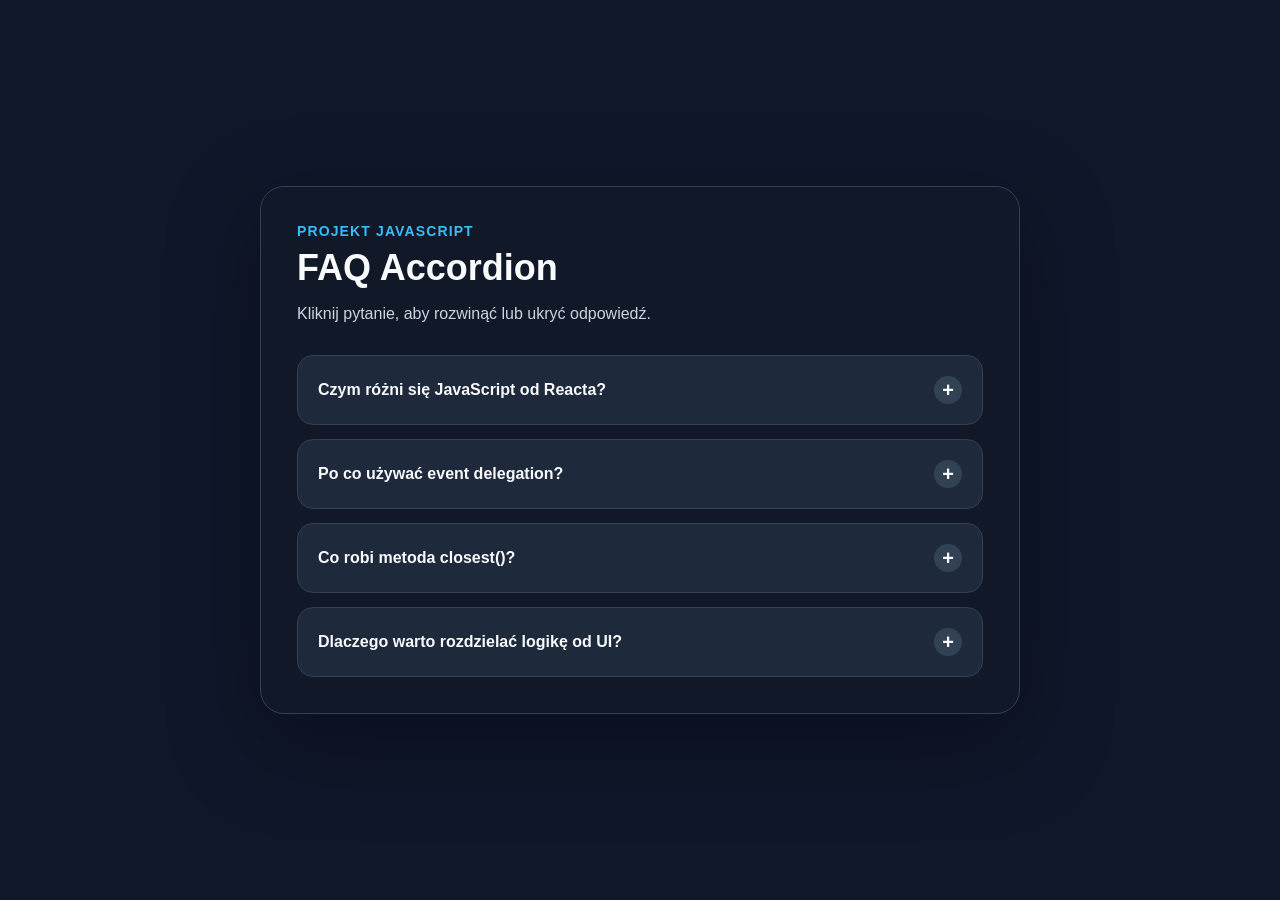
<file: faq-accordion/index.html>
<!DOCTYPE html>
<html lang="pl">

<head>
  <meta charset="UTF-8" />
  <meta name="viewport" content="width=device-width, initial-scale=1.0" />
  <title>FAQ Accordion</title>
  <link rel="stylesheet" href="./style.css" />
  <script src="./main.js" defer></script>
</head>

<body>
  <main class="app">
    <section class="faq-card">
      <p class="eyebrow">Projekt JavaScript</p>
      <h1>FAQ Accordion</h1>
      <p class="description">
        Kliknij pytanie, aby rozwinąć lub ukryć odpowiedź.
      </p>

      <div class="faq-list" id="faq-list">
        <article class="faq-item">
          <button class="faq-question" type="button">
            <span>Czym różni się JavaScript od Reacta?</span>
            <span class="faq-icon">+</span>
          </button>

          <div class="faq-answer">
            <p>
              JavaScript to język programowania, a React to biblioteka
              zbudowana na JavaScript. W tym projekcie ćwiczysz czystą
              manipulację DOM bez Reacta.
            </p>
          </div>
        </article>

        <article class="faq-item">
          <button class="faq-question" type="button">
            <span>Po co używać event delegation?</span>
            <span class="faq-icon">+</span>
          </button>

          <div class="faq-answer">
            <p>
              Event delegation pozwala obsłużyć wiele elementów jednym
              listenerem na rodzicu. To przydatne, gdy elementy są dynamiczne
              albo jest ich dużo.
            </p>
          </div>
        </article>

        <article class="faq-item">
          <button class="faq-question" type="button">
            <span>Co robi metoda closest()?</span>
            <span class="faq-icon">+</span>
          </button>

          <div class="faq-answer">
            <p>
              closest() szuka najbliższego rodzica, który pasuje do podanego
              selektora. Może też zwrócić sam kliknięty element, jeśli pasuje
              do selektora.
            </p>
          </div>
        </article>

        <article class="faq-item">
          <button class="faq-question" type="button">
            <span>Dlaczego warto rozdzielać logikę od UI?</span>
            <span class="faq-icon">+</span>
          </button>

          <div class="faq-answer">
            <p>
              Dzięki temu kod jest łatwiejszy do czytania, testowania i
              poprawiania. Najpierw określasz stan, a potem aktualizujesz
              wygląd strony.
            </p>
          </div>
        </article>
      </div>
    </section>
  </main>
</body>

</html>
</file>
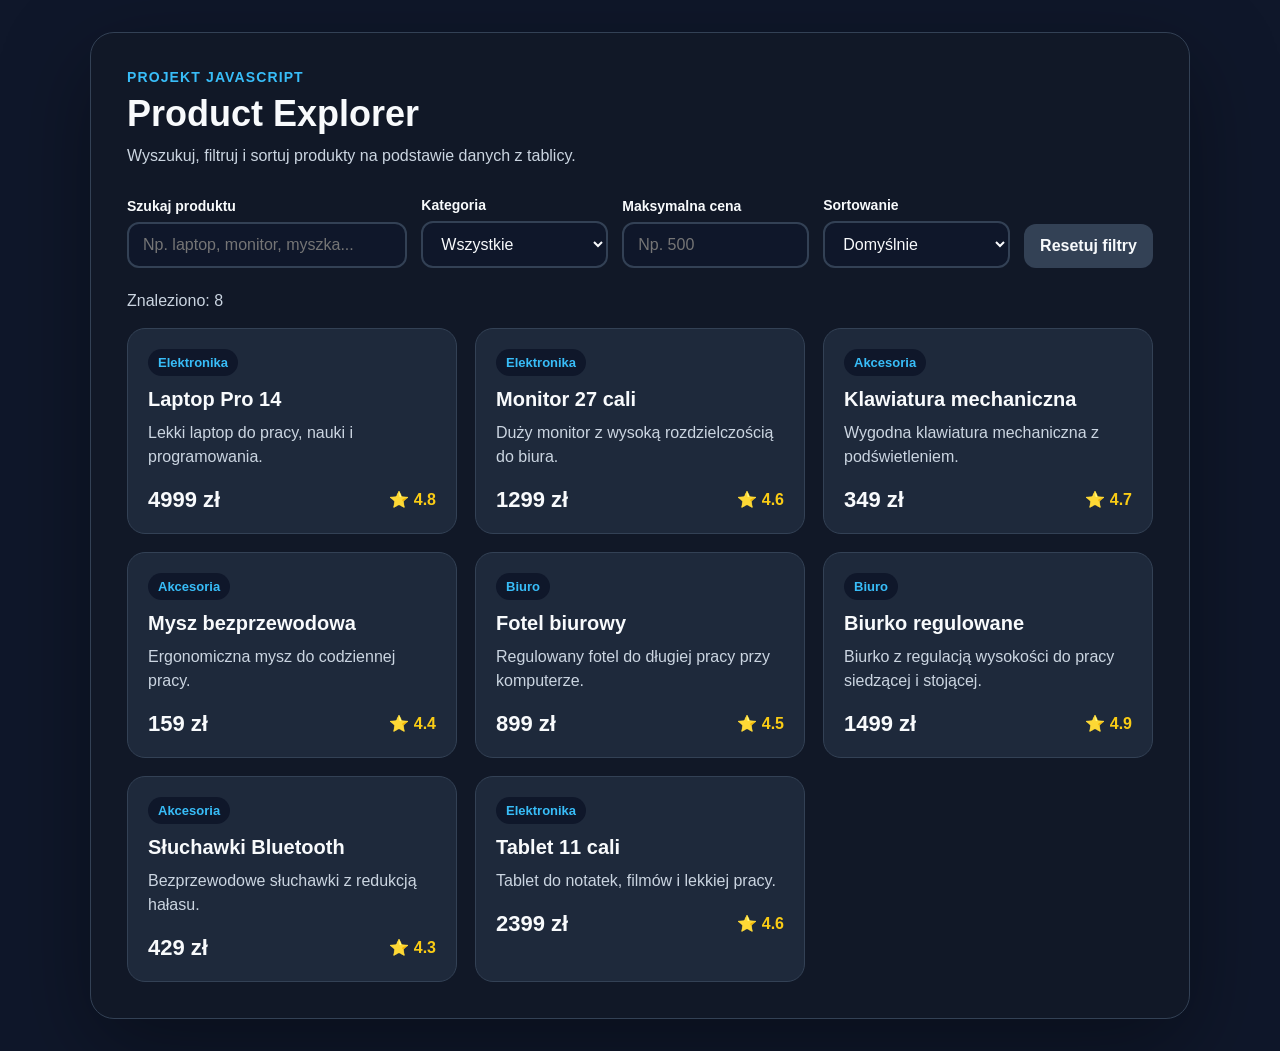
<file: filtrable-product-cards/index.html>
<!DOCTYPE html>
<html lang="pl">

<head>
  <meta charset="UTF-8" />
  <meta name="viewport" content="width=device-width, initial-scale=1.0" />
  <title>Filterable Product Cards</title>
  <link rel="stylesheet" href="style.css" />
  <script src="products.js" type="module" defer></script>
  <script src="script.js" type="module" defer></script>
</head>

<body>
  <main class="app">
    <section class="products-card">
      <p class="eyebrow">Projekt JavaScript</p>
      <h1>Product Explorer</h1>
      <p class="description">
        Wyszukuj, filtruj i sortuj produkty na podstawie danych z tablicy.
      </p>

      <form class="filters" id="filters-form">
        <div class="field">
          <label for="search-input">Szukaj produktu</label>
          <input id="search-input" type="text" placeholder="Np. laptop, monitor, myszka..." autocomplete="off" />
        </div>

        <div class="field">
          <label for="category-select">Kategoria</label>
          <select id="category-select">
            <option value="all">Wszystkie</option>
            <option value="electronics">Elektronika</option>
            <option value="accessories">Akcesoria</option>
            <option value="office">Biuro</option>
          </select>
        </div>

        <div class="field">
          <label for="max-price-input">Maksymalna cena</label>
          <input id="max-price-input" type="number" min="0" placeholder="Np. 500" />
        </div>

        <div class="field">
          <label for="sort-select">Sortowanie</label>
          <select id="sort-select">
            <option value="default">Domyślnie</option>
            <option value="price-asc">Cena rosnąco</option>
            <option value="price-desc">Cena malejąco</option>
          </select>
        </div>

        <button class="reset-btn" id="reset-btn" type="button">
          Resetuj filtry
        </button>
      </form>

      <div class="results-bar">
        <p>
          Znaleziono:
          <span id="results-count">0</span>
        </p>
      </div>

      <p class="empty-state" id="empty-state">
        Brak produktów pasujących do filtrów.
      </p>

      <section class="products-grid" id="products-grid"></section>
    </section>
  </main>
</body>

</html>
</file>
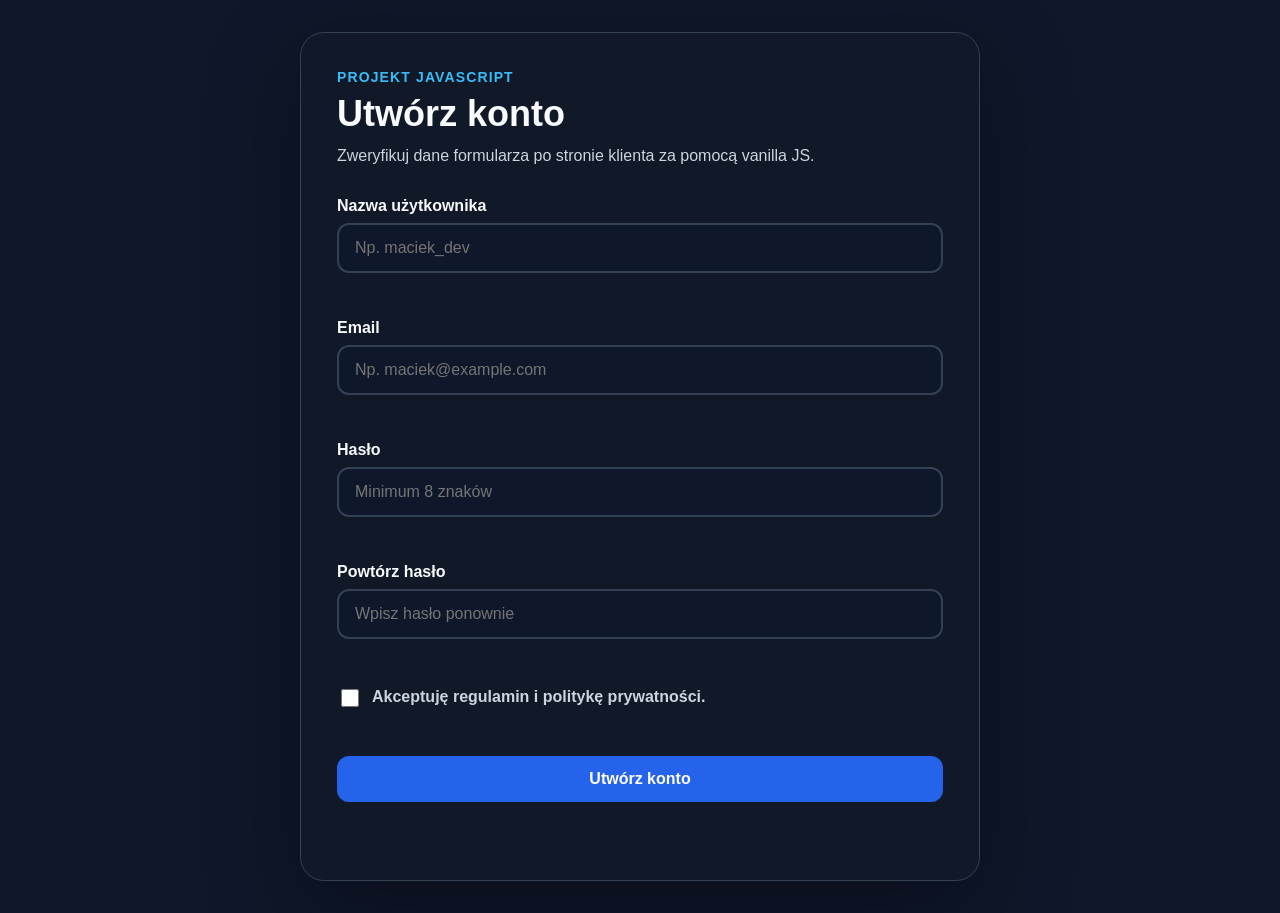
<file: form-validator/index.html>
<!DOCTYPE html>
<html lang="pl">

<head>
  <meta charset="UTF-8" />
  <meta name="viewport" content="width=device-width, initial-scale=1.0" />
  <title>Form Validator</title>
  <link rel="stylesheet" href="style.css" />
  <script src="script.js" defer></script>
</head>

<body>
  <main class="app">
    <section class="form-card">
      <p class="eyebrow">Projekt JavaScript</p>

      <h1>Utwórz konto</h1>

      <p class="description">
        Zweryfikuj dane formularza po stronie klienta za pomocą vanilla JS.
      </p>

      <form class="signup-form" id="signup-form" novalidate>
        <div class="field" data-field="username">
          <label for="username">Nazwa użytkownika</label>

          <input id="username" name="username" type="text" placeholder="Np. maciek_dev" autocomplete="username" />

          <p class="field-error" id="username-error"></p>
        </div>

        <div class="field" data-field="email">
          <label for="email">Email</label>

          <input id="email" name="email" type="email" placeholder="Np. maciek@example.com" autocomplete="email" />

          <p class="field-error" id="email-error"></p>
        </div>

        <div class="field" data-field="password">
          <label for="password">Hasło</label>

          <input id="password" name="password" type="password" placeholder="Minimum 8 znaków"
            autocomplete="new-password" />

          <p class="field-error" id="password-error"></p>
        </div>

        <div class="field" data-field="confirm-password">
          <label for="confirm-password">Powtórz hasło</label>

          <input id="confirm-password" name="confirmPassword" type="password" placeholder="Wpisz hasło ponownie"
            autocomplete="new-password" />

          <p class="field-error" id="confirm-password-error"></p>
        </div>

        <div class="terms-field">
          <label class="checkbox-label">
            <input id="terms" name="terms" type="checkbox" />
            <span>Akceptuję regulamin i politykę prywatności.</span>
          </label>

          <p class="field-error" id="terms-error"></p>
        </div>

        <button class="submit-btn" type="submit">
          Utwórz konto
        </button>

        <p class="success-message" id="success-message"></p>
      </form>
    </section>
  </main>
</body>

</html>
</file>
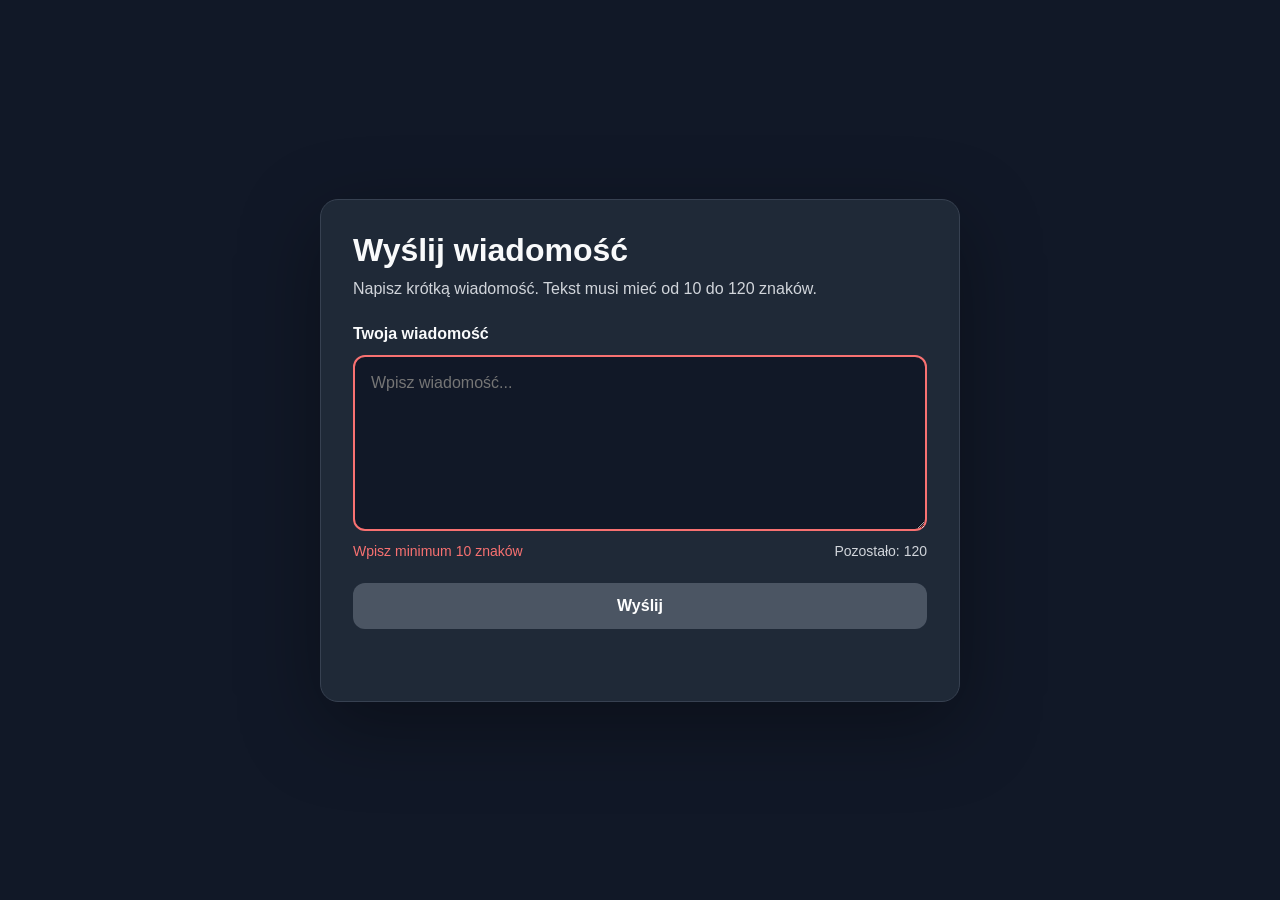
<file: live-character-counter/index.html>
<!DOCTYPE html>
<html lang="pl">

<head>
  <meta charset="UTF-8" />
  <meta name="viewport" content="width=device-width, initial-scale=1.0" />
  <title>Character Counter</title>
  <link rel="stylesheet" href="styles.css" />
  <script src="main.js" defer></script>
</head>

<body>
  <main class="app">
    <section class="card">
      <h1>Wyślij wiadomość</h1>
      <p class="description">
        Napisz krótką wiadomość. Tekst musi mieć od 10 do 120 znaków.
      </p>

      <form class="message-form" id="message-form">
        <label for="message">Twoja wiadomość</label>

        <textarea id="message" class="message-input" placeholder="Wpisz wiadomość..." rows="6"></textarea>

        <div class="meta">
          <p class="feedback" id="feedback">Wpisz minimum 10 znaków.</p>
          <p class="counter">
            Pozostało:
            <span id="characters-left">120</span>
          </p>
        </div>

        <button class="submit-btn" id="submit-btn" type="submit" disabled>
          Wyślij
        </button>

        <p class="success-message" id="success-message"></p>
      </form>
    </section>
  </main>
</body>

</html>
</file>
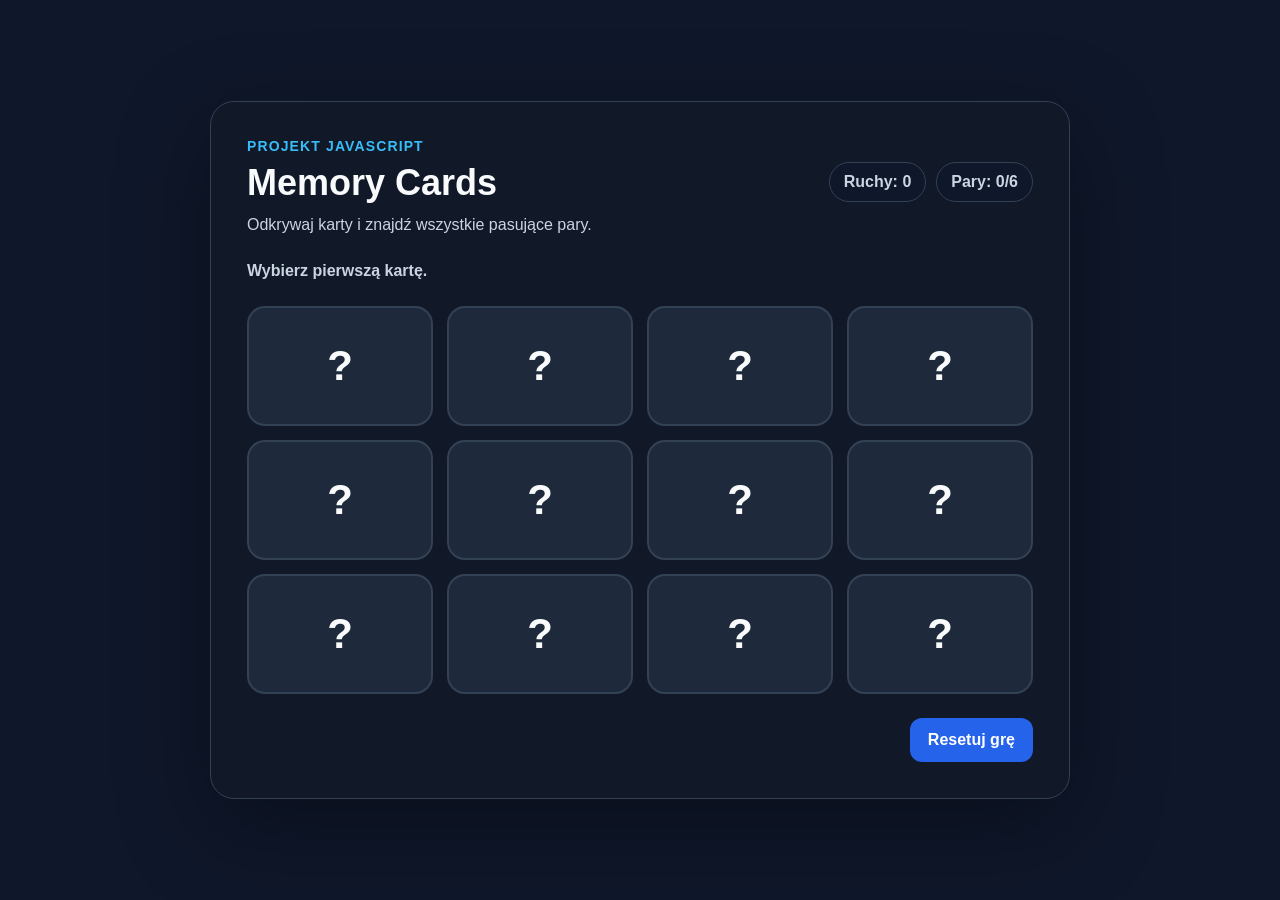
<file: memory-card-game/index.html>
<!DOCTYPE html>
<html lang="pl">

<head>
  <meta charset="UTF-8" />
  <meta name="viewport" content="width=device-width, initial-scale=1.0" />
  <title>Memory Cards Game</title>
  <link rel="stylesheet" href="style.css" />
  <script src="script.js" defer></script>
</head>

<body>
  <main class="app">
    <section class="game-card">
      <p class="eyebrow">Projekt JavaScript</p>

      <div class="game-header">
        <div>
          <h1>Memory Cards</h1>
          <p class="description">
            Odkrywaj karty i znajdź wszystkie pasujące pary.
          </p>
        </div>

        <div class="stats">
          <p>Ruchy: <span id="moves-count">0</span></p>
          <p>Pary: <span id="pairs-count">0</span>/6</p>
        </div>
      </div>

      <p class="status-message" id="status-message">
        Wybierz pierwszą kartę.
      </p>

      <section class="memory-grid" id="memory-grid"></section>

      <div class="actions">
        <button class="reset-btn" id="reset-btn" type="button">
          Resetuj grę
        </button>
      </div>
    </section>
  </main>
</body>

</html>
</file>
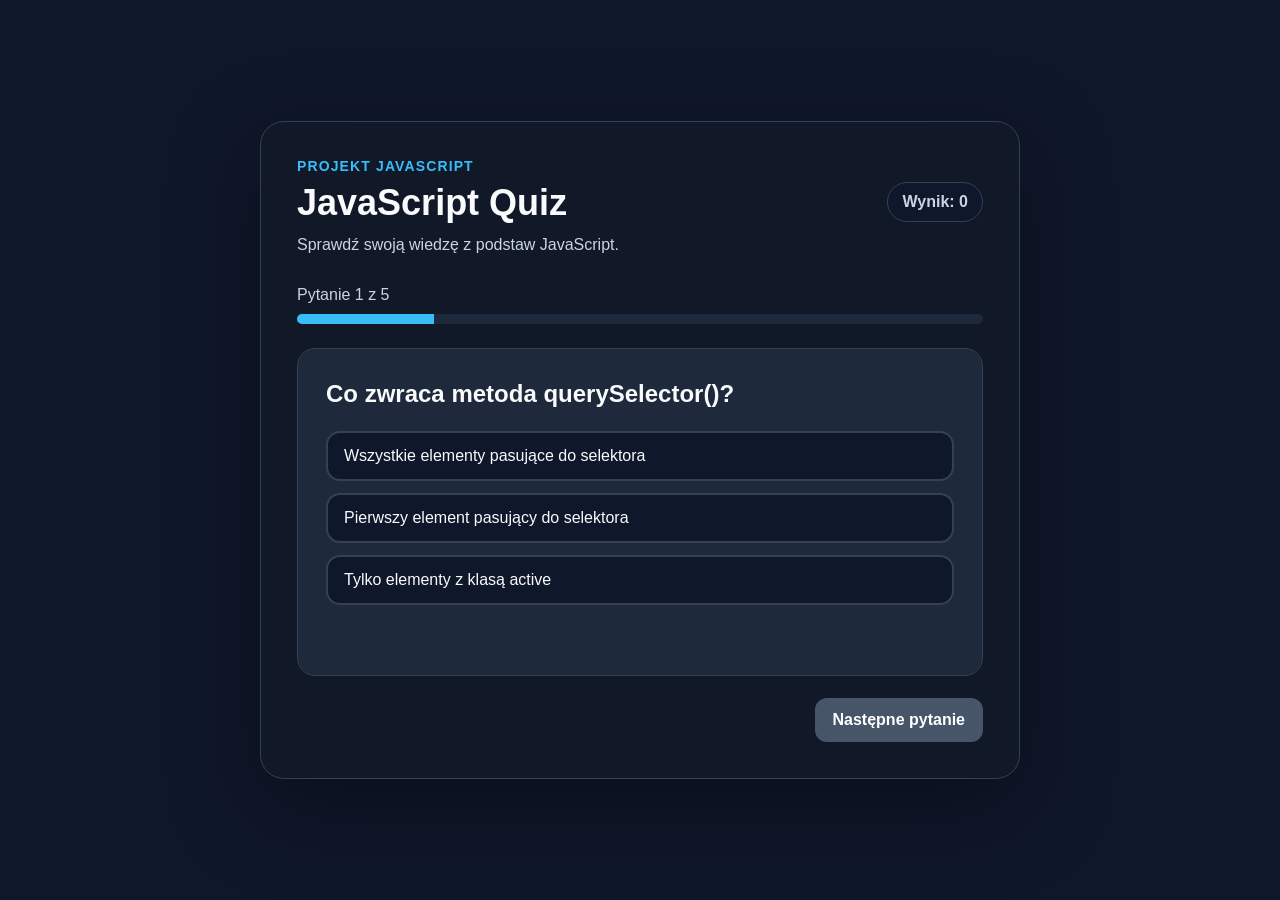
<file: quiz/index.html>
<!DOCTYPE html>
<html lang="pl">

<head>
  <meta charset="UTF-8" />
  <meta name="viewport" content="width=device-width, initial-scale=1.0" />
  <title>Quiz App</title>
  <link rel="stylesheet" href="style.css" />
  <script src="questions.js" type="module" defer></script>
  <script src="script.js" type="module" defer></script>
</head>

<body>
  <main class="app">
    <section class="quiz-card">
      <p class="eyebrow">Projekt JavaScript</p>

      <div class="quiz-header">
        <div>
          <h1>JavaScript Quiz</h1>
          <p class="description">
            Sprawdź swoją wiedzę z podstaw JavaScript.
          </p>
        </div>

        <p class="score">
          Wynik:
          <span id="score">0</span>
        </p>
      </div>

      <div class="progress">
        <p id="question-counter">Pytanie 1 z 5</p>
        <div class="progress-track">
          <div class="progress-bar" id="progress-bar"></div>
        </div>
      </div>

      <section class="question-box" id="question-box">
        <h2 id="question-title"></h2>

        <div class="answers-list" id="answers-list"></div>

        <p class="feedback" id="feedback"></p>
      </section>

      <div class="actions">
        <button class="next-btn" id="next-btn" type="button" disabled>
          Następne pytanie
        </button>
      </div>

      <section class="result-box hidden" id="result-box">
        <h2>Quiz zakończony</h2>
        <p id="result-message"></p>

        <button class="restart-btn" id="restart-btn" type="button">
          Zacznij od nowa
        </button>
      </section>
    </section>
  </main>
</body>

</html>
</file>
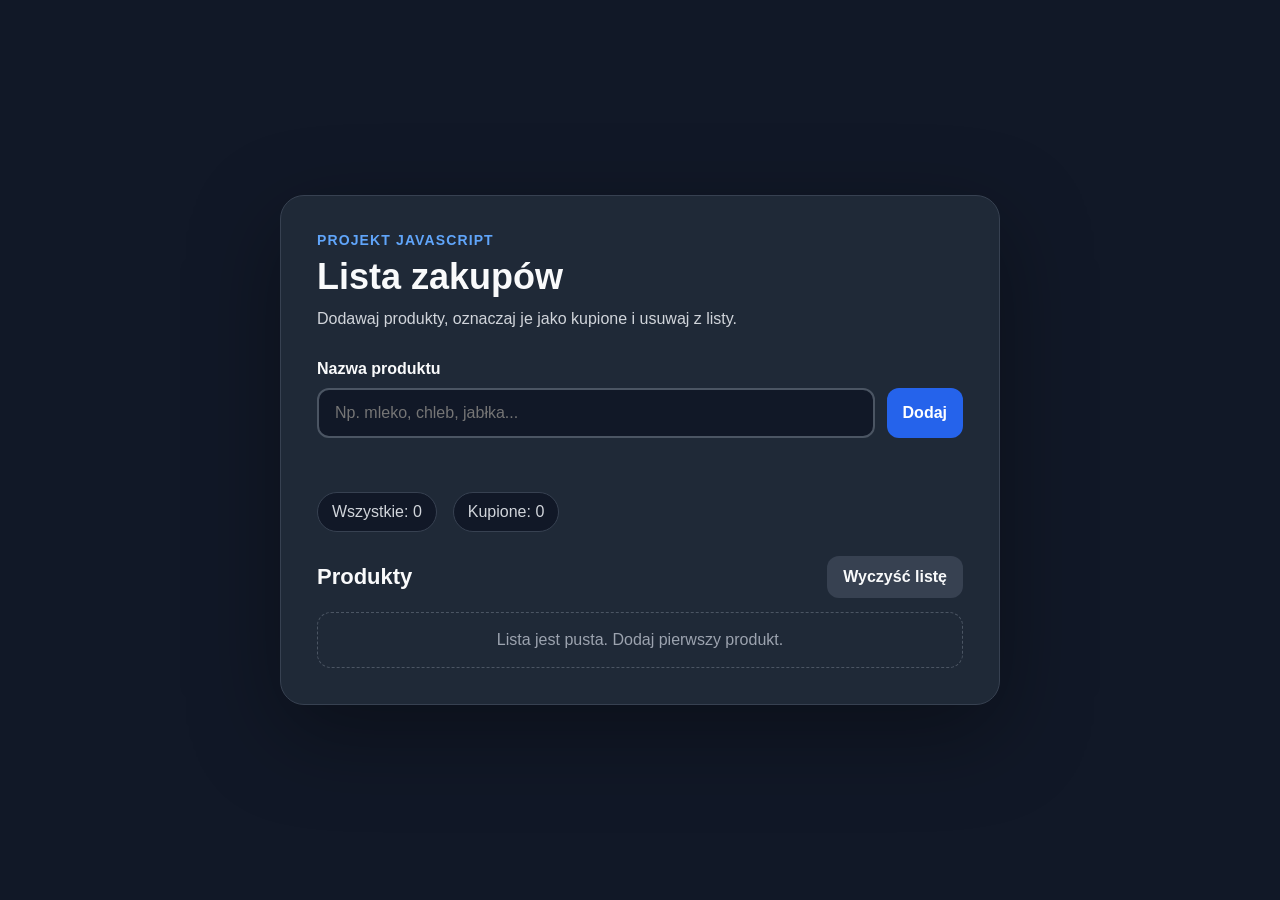
<file: shopping-list/index.html>
<!DOCTYPE html>
<html lang="pl">

<head>
  <meta charset="UTF-8" />
  <meta name="viewport" content="width=device-width, initial-scale=1.0" />
  <title>Shopping List</title>
  <link rel="stylesheet" href="style.css" />
  <script src="main.js" defer></script>
</head>

<body>
  <main class="app">
    <section class="shopping-card">
      <p class="eyebrow">Projekt JavaScript</p>
      <h1>Lista zakupów</h1>
      <p class="description">
        Dodawaj produkty, oznaczaj je jako kupione i usuwaj z listy.
      </p>

      <form class="shopping-form" id="shopping-form">
        <label for="item-input">Nazwa produktu</label>

        <div class="form-row">
          <input id="item-input" class="item-input" type="text" placeholder="Np. mleko, chleb, jabłka..."
            autocomplete="off" />

          <button class="add-btn" type="submit">
            Dodaj
          </button>
        </div>

        <p class="form-error" id="form-error"></p>
      </form>

      <div class="stats">
        <p>Wszystkie: <span id="total-count">0</span></p>
        <p>Kupione: <span id="completed-count">0</span></p>
      </div>

      <div class="list-header">
        <h2>Produkty</h2>
        <button class="clear-btn" id="clear-btn" type="button">
          Wyczyść listę
        </button>
      </div>

      <p class="empty-state" id="empty-state">
        Lista jest pusta. Dodaj pierwszy produkt.
      </p>

      <ul class="shopping-list" id="shopping-list"></ul>
    </section>
  </main>
</body>

</html>
</file>
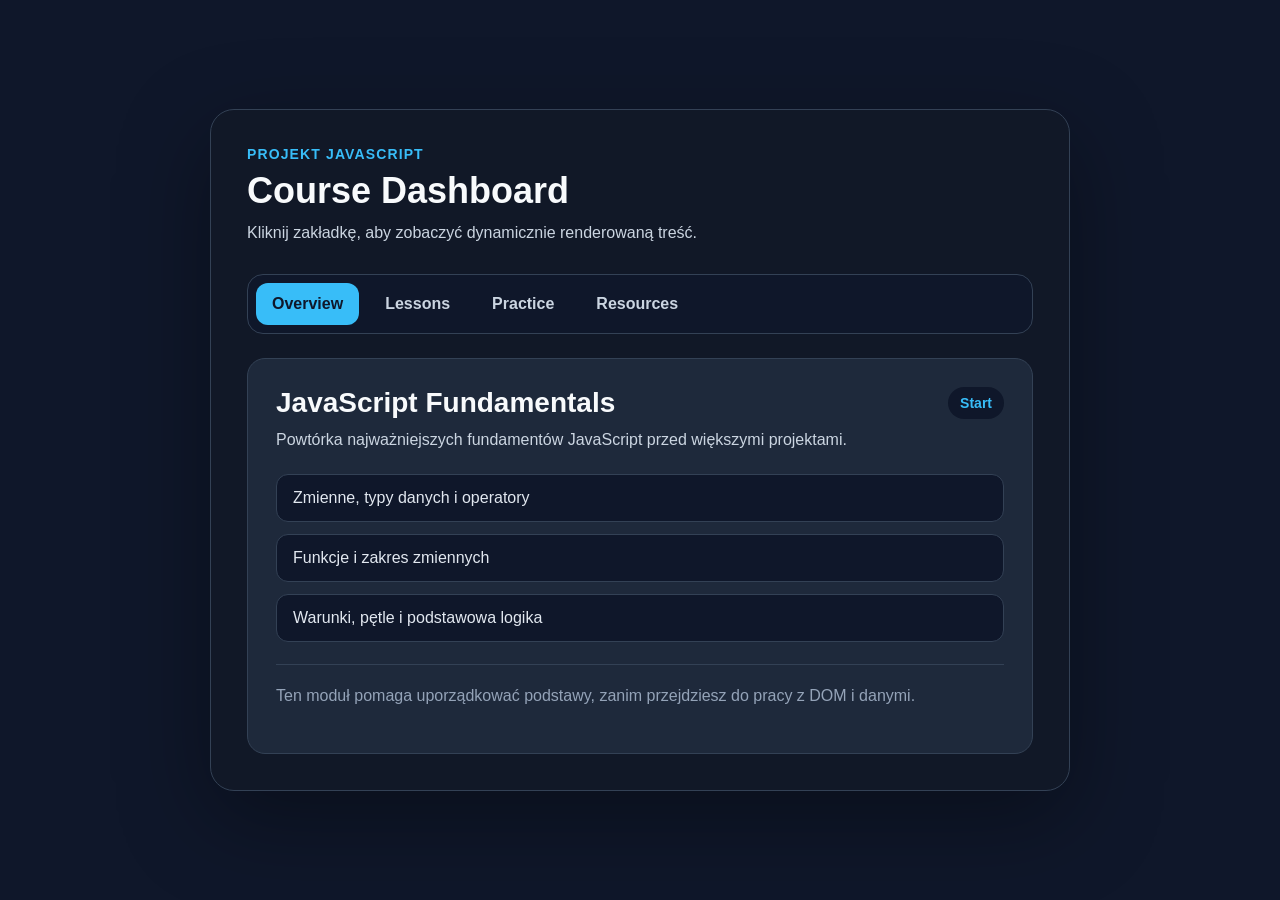
<file: tabs-dynamic-content/index.html>
<!DOCTYPE html>
<html lang="pl">

<head>
  <meta charset="UTF-8" />
  <meta name="viewport" content="width=device-width, initial-scale=1.0" />
  <title>Tabs Dynamic Content</title>
  <link rel="stylesheet" href="style.css" />
  <script src="tabs.js" type="module" defer></script>
  <script src="script.js" type="module" defer></script>
</head>

<body>
  <main class="app">
    <section class="tabs-card">
      <p class="eyebrow">Projekt JavaScript</p>
      <h1>Course Dashboard</h1>
      <p class="description">
        Kliknij zakładkę, aby zobaczyć dynamicznie renderowaną treść.
      </p>

      <div class="tabs" id="tabs">
        <button class="tab-btn active" type="button" data-tab="overview">
          Overview
        </button>

        <button class="tab-btn" type="button" data-tab="lessons">
          Lessons
        </button>

        <button class="tab-btn" type="button" data-tab="practice">
          Practice
        </button>

        <button class="tab-btn" type="button" data-tab="resources">
          Resources
        </button>
      </div>

      <section class="tab-panel" id="tab-panel"></section>
    </section>
  </main>
</body>

</html>
</file>
<file: faq-accordion/style.css>
* {
  box-sizing: border-box;
}

body {
  margin: 0;
  min-height: 100vh;
  font-family: Arial, sans-serif;
  background: #0f172a;
  color: #f8fafc;
  display: grid;
  place-items: center;
}

.app {
  width: min(100% - 32px, 760px);
}

.faq-card {
  background: #111827;
  border: 1px solid #334155;
  border-radius: 24px;
  padding: 36px;
  box-shadow: 0 28px 90px rgba(0, 0, 0, 0.35);
}

.eyebrow {
  margin: 0 0 8px;
  color: #38bdf8;
  font-size: 14px;
  font-weight: 700;
  text-transform: uppercase;
  letter-spacing: 0.08em;
}

h1 {
  margin: 0;
  font-size: 36px;
}

.description {
  margin: 12px 0 28px;
  color: #cbd5e1;
  line-height: 1.6;
}

.faq-list {
  display: grid;
  gap: 14px;
}

.faq-item {
  border: 1px solid #334155;
  border-radius: 16px;
  overflow: hidden;
  background: #1e293b;
}

.faq-question {
  width: 100%;
  border: 0;
  padding: 20px;
  background: transparent;
  color: #f8fafc;
  font: inherit;
  font-weight: 700;
  text-align: left;
  cursor: pointer;
  display: flex;
  justify-content: space-between;
  gap: 20px;
  align-items: center;
}

.faq-question:hover {
  background: rgba(148, 163, 184, 0.08);
}

.faq-icon {
  width: 28px;
  height: 28px;
  border-radius: 999px;
  background: #334155;
  color: #f8fafc;
  display: grid;
  place-items: center;
  flex-shrink: 0;
  font-size: 20px;
  line-height: 1;
}

.faq-answer {
  display: none;
  padding: 0 20px 20px;
  color: #cbd5e1;
  line-height: 1.6;
}

.faq-answer p {
  margin: 0;
}

.faq-item.open {
  border-color: #38bdf8;
}

.faq-item.open .faq-answer {
  display: block;
}

.faq-item.open .faq-icon {
  background: #38bdf8;
  color: #0f172a;
}
</file>
<file: filtrable-product-cards/style.css>
* {
  box-sizing: border-box;
}

body {
  margin: 0;
  min-height: 100vh;
  font-family: Arial, sans-serif;
  background: #0f172a;
  color: #f8fafc;
  display: grid;
  place-items: center;
}

.app {
  width: min(100% - 32px, 1100px);
  padding-block: 32px;
}

.products-card {
  background: #111827;
  border: 1px solid #334155;
  border-radius: 24px;
  padding: 36px;
  box-shadow: 0 28px 90px rgba(0, 0, 0, 0.35);
}

.eyebrow {
  margin: 0 0 8px;
  color: #38bdf8;
  font-size: 14px;
  font-weight: 700;
  text-transform: uppercase;
  letter-spacing: 0.08em;
}

h1,
p {
  margin-top: 0;
}

h1 {
  margin-bottom: 8px;
  font-size: 36px;
}

.description {
  margin-bottom: 28px;
  color: #cbd5e1;
  line-height: 1.6;
}

.filters {
  display: grid;
  grid-template-columns: 1.5fr 1fr 1fr 1fr auto;
  gap: 14px;
  align-items: end;
  margin-bottom: 24px;
}

.field {
  display: grid;
  gap: 8px;
}

label {
  font-weight: 700;
  font-size: 14px;
}

input,
select {
  width: 100%;
  border: 2px solid #334155;
  border-radius: 12px;
  padding: 12px 14px;
  background: #0f172a;
  color: #f8fafc;
  font: inherit;
  outline: none;
}

input:focus,
select:focus {
  border-color: #38bdf8;
}

.reset-btn {
  border: 0;
  border-radius: 12px;
  padding: 13px 16px;
  background: #334155;
  color: #f8fafc;
  font: inherit;
  font-weight: 700;
  cursor: pointer;
}

.reset-btn:hover {
  background: #475569;
}

.results-bar {
  display: flex;
  justify-content: space-between;
  margin-bottom: 18px;
  color: #cbd5e1;
}

.results-bar p {
  margin: 0;
}

.empty-state {
  margin: 0;
  padding: 22px;
  border: 1px dashed #475569;
  border-radius: 16px;
  color: #94a3b8;
  text-align: center;
}

.empty-state.hidden {
  display: none;
}

.products-grid {
  display: grid;
  grid-template-columns: repeat(3, minmax(0, 1fr));
  gap: 18px;
}

.product-card {
  background: #1e293b;
  border: 1px solid #334155;
  border-radius: 18px;
  padding: 20px;
}

.product-category {
  display: inline-block;
  margin-bottom: 12px;
  padding: 6px 10px;
  border-radius: 999px;
  background: #0f172a;
  color: #38bdf8;
  font-size: 13px;
  font-weight: 700;
}

.product-name {
  margin: 0 0 10px;
  font-size: 20px;
}

.product-description {
  margin: 0 0 18px;
  color: #cbd5e1;
  line-height: 1.5;
}

.product-footer {
  display: flex;
  justify-content: space-between;
  align-items: center;
  gap: 12px;
}

.product-price {
  font-size: 22px;
  font-weight: 800;
}

.product-rating {
  color: #facc15;
  font-weight: 700;
}

@media (max-width: 900px) {
  .filters {
    grid-template-columns: 1fr 1fr;
  }

  .products-grid {
    grid-template-columns: repeat(2, minmax(0, 1fr));
  }

  .reset-btn {
    grid-column: span 2;
  }
}

@media (max-width: 620px) {

  .filters,
  .products-grid {
    grid-template-columns: 1fr;
  }

  .reset-btn {
    grid-column: auto;
  }
}
</file>
<file: form-validator/style.css>
* {
  box-sizing: border-box;
}

body {
  margin: 0;
  min-height: 100vh;
  font-family: Arial, sans-serif;
  background: #0f172a;
  color: #f8fafc;
  display: grid;
  place-items: center;
}

.app {
  width: min(100% - 32px, 680px);
  padding-block: 32px;
}

.form-card {
  background: #111827;
  border: 1px solid #334155;
  border-radius: 24px;
  padding: 36px;
  box-shadow: 0 28px 90px rgba(0, 0, 0, 0.35);
}

.eyebrow {
  margin: 0 0 8px;
  color: #38bdf8;
  font-size: 14px;
  font-weight: 700;
  text-transform: uppercase;
  letter-spacing: 0.08em;
}

h1,
p {
  margin-top: 0;
}

h1 {
  margin-bottom: 8px;
  font-size: 36px;
}

.description {
  margin-bottom: 28px;
  color: #cbd5e1;
  line-height: 1.6;
}

.signup-form {
  display: grid;
  gap: 18px;
}

.field {
  display: grid;
  gap: 8px;
}

label {
  font-weight: 700;
}

input[type="text"],
input[type="email"],
input[type="password"] {
  width: 100%;
  border: 2px solid #334155;
  border-radius: 12px;
  padding: 14px 16px;
  background: #0f172a;
  color: #f8fafc;
  font: inherit;
  outline: none;
}

input:focus {
  border-color: #38bdf8;
}

input.valid {
  border-color: #34d399;
}

input.error {
  border-color: #f87171;
}

.field-error {
  min-height: 20px;
  margin: 0;
  color: #f87171;
  font-size: 14px;
}

.terms-field {
  display: grid;
  gap: 8px;
}

.checkbox-label {
  display: flex;
  align-items: flex-start;
  gap: 10px;
  color: #cbd5e1;
  line-height: 1.5;
  cursor: pointer;
}

.checkbox-label input {
  margin-top: 4px;
  width: 18px;
  height: 18px;
  accent-color: #38bdf8;
}

.submit-btn {
  border: 0;
  border-radius: 12px;
  padding: 14px 18px;
  background: #2563eb;
  color: white;
  font: inherit;
  font-weight: 700;
  cursor: pointer;
}

.submit-btn:hover {
  background: #1d4ed8;
}

.success-message {
  min-height: 24px;
  margin: 0;
  color: #34d399;
  font-weight: 700;
}
</file>
<file: live-character-counter/styles.css>
* {
  box-sizing: border-box;
}

body {
  margin: 0;
  min-height: 100vh;
  font-family: Arial, sans-serif;
  background: #111827;
  color: #f9fafb;
  display: grid;
  place-items: center;
}

.app {
  width: min(100% - 32px, 640px);
}

.card {
  background: #1f2937;
  border: 1px solid #374151;
  border-radius: 18px;
  padding: 32px;
  box-shadow: 0 24px 80px rgba(0, 0, 0, 0.35);
}

h1 {
  margin: 0 0 8px;
  font-size: 32px;
}

.description {
  margin: 0 0 24px;
  color: #d1d5db;
  line-height: 1.5;
}

.message-form {
  display: grid;
  gap: 12px;
}

label {
  font-weight: 700;
}

.message-input {
  width: 100%;
  resize: vertical;
  border: 2px solid #4b5563;
  border-radius: 12px;
  padding: 14px 16px;
  background: #111827;
  color: #f9fafb;
  font: inherit;
  line-height: 1.5;
  outline: none;
}

.message-input:focus {
  border-color: #60a5fa;
}

.message-input.error {
  border-color: #f87171;
}

.message-input.valid {
  border-color: #34d399;
}

.meta {
  display: flex;
  justify-content: space-between;
  gap: 16px;
  align-items: center;
}

.feedback,
.counter {
  margin: 0;
  font-size: 14px;
  color: #d1d5db;
}

.feedback.error {
  color: #f87171;
}

.feedback.valid {
  color: #34d399;
}

.counter.error {
  color: #f87171;
}

.counter.valid {
  color: #34d399;
}

.submit-btn {
  margin-top: 12px;
  border: none;
  border-radius: 12px;
  padding: 14px 18px;
  background: #2563eb;
  color: white;
  font: inherit;
  font-weight: 700;
  cursor: pointer;
}

.submit-btn:hover {
  background: #1d4ed8;
}

.submit-btn:disabled {
  background: #4b5563;
  cursor: not-allowed;
}

.success-message {
  min-height: 24px;
  margin: 4px 0 0;
  color: #34d399;
  font-weight: 700;
}
</file>
<file: memory-card-game/style.css>
* {
  box-sizing: border-box;
}

body {
  margin: 0;
  min-height: 100vh;
  font-family: Arial, sans-serif;
  background: #0f172a;
  color: #f8fafc;
  display: grid;
  place-items: center;
}

.app {
  width: min(100% - 32px, 860px);
  padding-block: 32px;
}

.game-card {
  background: #111827;
  border: 1px solid #334155;
  border-radius: 24px;
  padding: 36px;
  box-shadow: 0 28px 90px rgba(0, 0, 0, 0.35);
}

.eyebrow {
  margin: 0 0 8px;
  color: #38bdf8;
  font-size: 14px;
  font-weight: 700;
  text-transform: uppercase;
  letter-spacing: 0.08em;
}

.game-header {
  display: flex;
  justify-content: space-between;
  gap: 24px;
  align-items: flex-start;
  margin-bottom: 24px;
}

h1,
p {
  margin-top: 0;
}

h1 {
  margin-bottom: 8px;
  font-size: 36px;
}

.description {
  margin-bottom: 0;
  color: #cbd5e1;
  line-height: 1.6;
}

.stats {
  display: flex;
  gap: 10px;
  flex-wrap: wrap;
  justify-content: flex-end;
}

.stats p {
  margin: 0;
  padding: 10px 14px;
  background: #0f172a;
  border: 1px solid #334155;
  border-radius: 999px;
  color: #cbd5e1;
  font-weight: 700;
}

.status-message {
  min-height: 24px;
  margin-bottom: 20px;
  color: #cbd5e1;
  font-weight: 700;
}

.status-message.success {
  color: #34d399;
}

.status-message.error {
  color: #f87171;
}

.memory-grid {
  display: grid;
  grid-template-columns: repeat(4, minmax(0, 1fr));
  gap: 14px;
}

.memory-card {
  position: relative;
  border: 2px solid #334155;
  border-radius: 18px;
  min-height: 120px;
  background: #1e293b;
  color: #f8fafc;
  font: inherit;
  font-size: 42px;
  font-weight: 800;
  cursor: pointer;
  display: grid;
  place-items: center;
  transition: transform 0.15s ease, border-color 0.15s ease, background 0.15s ease;
}

.memory-card:hover:not(:disabled) {
  transform: translateY(-2px);
  border-color: #38bdf8;
}

.memory-card:disabled {
  cursor: not-allowed;
}

.memory-card .card-front {
  display: none;
}

.memory-card .card-back {
  display: block;
}

.memory-card.flipped .card-front,
.memory-card.matched .card-front {
  display: block;
}

.memory-card.flipped .card-back,
.memory-card.matched .card-back {
  display: none;
}

.memory-card.flipped {
  border-color: #38bdf8;
  background: #0f172a;
}

.memory-card.matched {
  border-color: #34d399;
  background: rgba(52, 211, 153, 0.14);
}

.actions {
  display: flex;
  justify-content: flex-end;
  margin-top: 24px;
}

.reset-btn {
  border: 0;
  border-radius: 12px;
  padding: 13px 18px;
  background: #2563eb;
  color: white;
  font: inherit;
  font-weight: 700;
  cursor: pointer;
}

.reset-btn:hover {
  background: #1d4ed8;
}

@media (max-width: 700px) {
  .game-header {
    display: grid;
  }

  .stats {
    justify-content: flex-start;
  }

  .memory-grid {
    grid-template-columns: repeat(3, minmax(0, 1fr));
  }
}

@media (max-width: 480px) {
  .game-card {
    padding: 24px;
  }

  .memory-grid {
    grid-template-columns: repeat(2, minmax(0, 1fr));
  }

  .memory-card {
    min-height: 100px;
  }
}
</file>
<file: quiz/style.css>
* {
  box-sizing: border-box;
}

body {
  margin: 0;
  min-height: 100vh;
  font-family: Arial, sans-serif;
  background: #0f172a;
  color: #f8fafc;
  display: grid;
  place-items: center;
}

.app {
  width: min(100% - 32px, 760px);
}

.quiz-card {
  background: #111827;
  border: 1px solid #334155;
  border-radius: 24px;
  padding: 36px;
  box-shadow: 0 28px 90px rgba(0, 0, 0, 0.35);
}

.eyebrow {
  margin: 0 0 8px;
  color: #38bdf8;
  font-size: 14px;
  font-weight: 700;
  text-transform: uppercase;
  letter-spacing: 0.08em;
}

.quiz-header {
  display: flex;
  justify-content: space-between;
  gap: 24px;
  align-items: flex-start;
  margin-bottom: 28px;
}

h1,
h2,
p {
  margin-top: 0;
}

h1 {
  margin-bottom: 8px;
  font-size: 36px;
}

.description {
  margin-bottom: 0;
  color: #cbd5e1;
  line-height: 1.6;
}

.score {
  flex-shrink: 0;
  margin: 0;
  padding: 10px 14px;
  background: #0f172a;
  border: 1px solid #334155;
  border-radius: 999px;
  color: #cbd5e1;
  font-weight: 700;
}

.progress {
  margin-bottom: 24px;
}

.progress p {
  margin-bottom: 10px;
  color: #cbd5e1;
}

.progress-track {
  height: 10px;
  background: #1e293b;
  border-radius: 999px;
  overflow: hidden;
}

.progress-bar {
  width: 0%;
  height: 100%;
  background: #38bdf8;
  transition: width 0.2s ease;
}

.question-box {
  background: #1e293b;
  border: 1px solid #334155;
  border-radius: 18px;
  padding: 28px;
}

#question-title {
  margin-bottom: 20px;
  font-size: 24px;
  line-height: 1.4;
}

.answers-list {
  display: grid;
  gap: 12px;
}

.answer-btn {
  width: 100%;
  border: 2px solid #334155;
  border-radius: 14px;
  padding: 14px 16px;
  background: #0f172a;
  color: #f8fafc;
  font: inherit;
  text-align: left;
  cursor: pointer;
}

.answer-btn:hover:not(:disabled) {
  border-color: #38bdf8;
}

.answer-btn:disabled {
  cursor: not-allowed;
}

.answer-btn.correct {
  border-color: #34d399;
  background: rgba(52, 211, 153, 0.12);
}

.answer-btn.incorrect {
  border-color: #f87171;
  background: rgba(248, 113, 113, 0.12);
}

.feedback {
  min-height: 24px;
  margin: 18px 0 0;
  font-weight: 700;
}

.feedback.correct {
  color: #34d399;
}

.feedback.incorrect {
  color: #f87171;
}

.actions {
  display: flex;
  justify-content: flex-end;
  margin-top: 22px;
}

.next-btn,
.restart-btn {
  border: 0;
  border-radius: 12px;
  padding: 13px 18px;
  background: #2563eb;
  color: white;
  font: inherit;
  font-weight: 700;
  cursor: pointer;
}

.next-btn:hover:not(:disabled),
.restart-btn:hover {
  background: #1d4ed8;
}

.next-btn:disabled {
  background: #475569;
  cursor: not-allowed;
}

.result-box {
  margin-top: 24px;
  padding: 28px;
  background: #1e293b;
  border: 1px solid #334155;
  border-radius: 18px;
  text-align: center;
}

.result-box h2 {
  margin-bottom: 12px;
}

.result-box p {
  color: #cbd5e1;
  line-height: 1.6;
}

.hidden {
  display: none;
}

@media (max-width: 620px) {
  .quiz-card {
    padding: 24px;
  }

  .quiz-header {
    display: grid;
  }

  .score {
    width: fit-content;
  }
}
</file>
<file: shopping-list/style.css>
* {
  box-sizing: border-box;
}

body {
  margin: 0;
  min-height: 100vh;
  font-family: Arial, sans-serif;
  background: #111827;
  color: #f9fafb;
  display: grid;
  place-items: center;
}

.app {
  width: min(100% - 32px, 720px);
}

.shopping-card {
  background: #1f2937;
  border: 1px solid #374151;
  border-radius: 24px;
  padding: 36px;
  box-shadow: 0 28px 90px rgba(0, 0, 0, 0.35);
}

.eyebrow {
  margin: 0 0 8px;
  color: #60a5fa;
  font-size: 14px;
  font-weight: 700;
  text-transform: uppercase;
  letter-spacing: 0.08em;
}

h1,
h2,
p {
  margin-top: 0;
}

h1 {
  margin-bottom: 8px;
  font-size: 36px;
}

.description {
  margin-bottom: 28px;
  color: #d1d5db;
  line-height: 1.6;
}

.shopping-form {
  display: grid;
  gap: 10px;
}

label {
  font-weight: 700;
}

.form-row {
  display: flex;
  gap: 12px;
}

.item-input {
  flex: 1;
  border: 2px solid #4b5563;
  border-radius: 12px;
  padding: 14px 16px;
  background: #111827;
  color: #f9fafb;
  font: inherit;
  outline: none;
}

.item-input:focus {
  border-color: #60a5fa;
}

.item-input.error {
  border-color: #f87171;
}

.add-btn,
.clear-btn,
.item-btn {
  border: 0;
  border-radius: 12px;
  padding: 12px 16px;
  font: inherit;
  font-weight: 700;
  cursor: pointer;
}

.add-btn {
  background: #2563eb;
  color: white;
}

.add-btn:hover {
  background: #1d4ed8;
}

.form-error {
  min-height: 20px;
  margin: 0;
  color: #f87171;
  font-size: 14px;
}

.stats {
  display: flex;
  gap: 16px;
  margin: 24px 0;
  color: #d1d5db;
}

.stats p {
  margin: 0;
  padding: 10px 14px;
  background: #111827;
  border: 1px solid #374151;
  border-radius: 999px;
}

.list-header {
  display: flex;
  justify-content: space-between;
  align-items: center;
  gap: 12px;
  margin-bottom: 14px;
}

.list-header h2 {
  margin: 0;
  font-size: 22px;
}

.clear-btn {
  background: #374151;
  color: #f9fafb;
}

.clear-btn:hover {
  background: #4b5563;
}

.empty-state {
  margin: 0;
  padding: 18px;
  border: 1px dashed #4b5563;
  border-radius: 14px;
  color: #9ca3af;
  text-align: center;
}

.empty-state.hidden {
  display: none;
}

.shopping-list {
  list-style: none;
  display: grid;
  gap: 12px;
  padding: 0;
  margin: 0;
}

.shopping-item {
  display: flex;
  justify-content: space-between;
  align-items: center;
  gap: 12px;
  padding: 14px;
  background: #111827;
  border: 1px solid #374151;
  border-radius: 14px;
}

.shopping-item.completed {
  opacity: 0.7;
}

.shopping-item.completed .item-name {
  text-decoration: line-through;
  color: #9ca3af;
}

.item-name {
  font-weight: 700;
}

.item-actions {
  display: flex;
  gap: 8px;
}

.item-btn {
  padding: 8px 10px;
  font-size: 14px;
}

.complete-btn {
  background: #10b981;
  color: #052e1b;
}

.delete-btn {
  background: #ef4444;
  color: white;
}
</file>
<file: tabs-dynamic-content/style.css>
* {
  box-sizing: border-box;
}

body {
  margin: 0;
  min-height: 100vh;
  font-family: Arial, sans-serif;
  background: #0f172a;
  color: #f8fafc;
  display: grid;
  place-items: center;
}

.app {
  width: min(100% - 32px, 860px);
}

.tabs-card {
  background: #111827;
  border: 1px solid #334155;
  border-radius: 24px;
  padding: 36px;
  box-shadow: 0 28px 90px rgba(0, 0, 0, 0.35);
}

.eyebrow {
  margin: 0 0 8px;
  color: #38bdf8;
  font-size: 14px;
  font-weight: 700;
  text-transform: uppercase;
  letter-spacing: 0.08em;
}

h1,
p {
  margin-top: 0;
}

h1 {
  margin-bottom: 8px;
  font-size: 36px;
}

.description {
  margin-bottom: 28px;
  color: #cbd5e1;
  line-height: 1.6;
}

.tabs {
  display: flex;
  gap: 10px;
  flex-wrap: wrap;
  margin-bottom: 24px;
  padding: 8px;
  background: #0f172a;
  border: 1px solid #334155;
  border-radius: 16px;
}

.tab-btn {
  border: 0;
  border-radius: 12px;
  padding: 12px 16px;
  background: transparent;
  color: #cbd5e1;
  font: inherit;
  font-weight: 700;
  cursor: pointer;
}

.tab-btn:hover {
  background: #1e293b;
  color: #f8fafc;
}

.tab-btn.active {
  background: #38bdf8;
  color: #0f172a;
}

.tab-panel {
  min-height: 260px;
  background: #1e293b;
  border: 1px solid #334155;
  border-radius: 18px;
  padding: 28px;
}

.panel-header {
  display: flex;
  justify-content: space-between;
  gap: 18px;
  align-items: flex-start;
  margin-bottom: 20px;
}

.panel-title {
  margin: 0 0 8px;
  font-size: 28px;
}

.panel-subtitle {
  margin: 0;
  color: #cbd5e1;
  line-height: 1.6;
}

.panel-badge {
  flex-shrink: 0;
  padding: 8px 12px;
  border-radius: 999px;
  background: #0f172a;
  color: #38bdf8;
  font-size: 14px;
  font-weight: 700;
}

.panel-list {
  display: grid;
  gap: 12px;
  padding: 0;
  margin: 22px 0 0;
  list-style: none;
}

.panel-list li {
  padding: 14px 16px;
  background: #0f172a;
  border: 1px solid #334155;
  border-radius: 12px;
  color: #e2e8f0;
}

.panel-footer {
  margin-top: 22px;
  padding-top: 18px;
  border-top: 1px solid #334155;
  color: #94a3b8;
  line-height: 1.6;
}

@media (max-width: 620px) {
  .tabs-card {
    padding: 24px;
  }

  .tabs {
    display: grid;
  }

  .panel-header {
    display: grid;
  }
}
</file>
